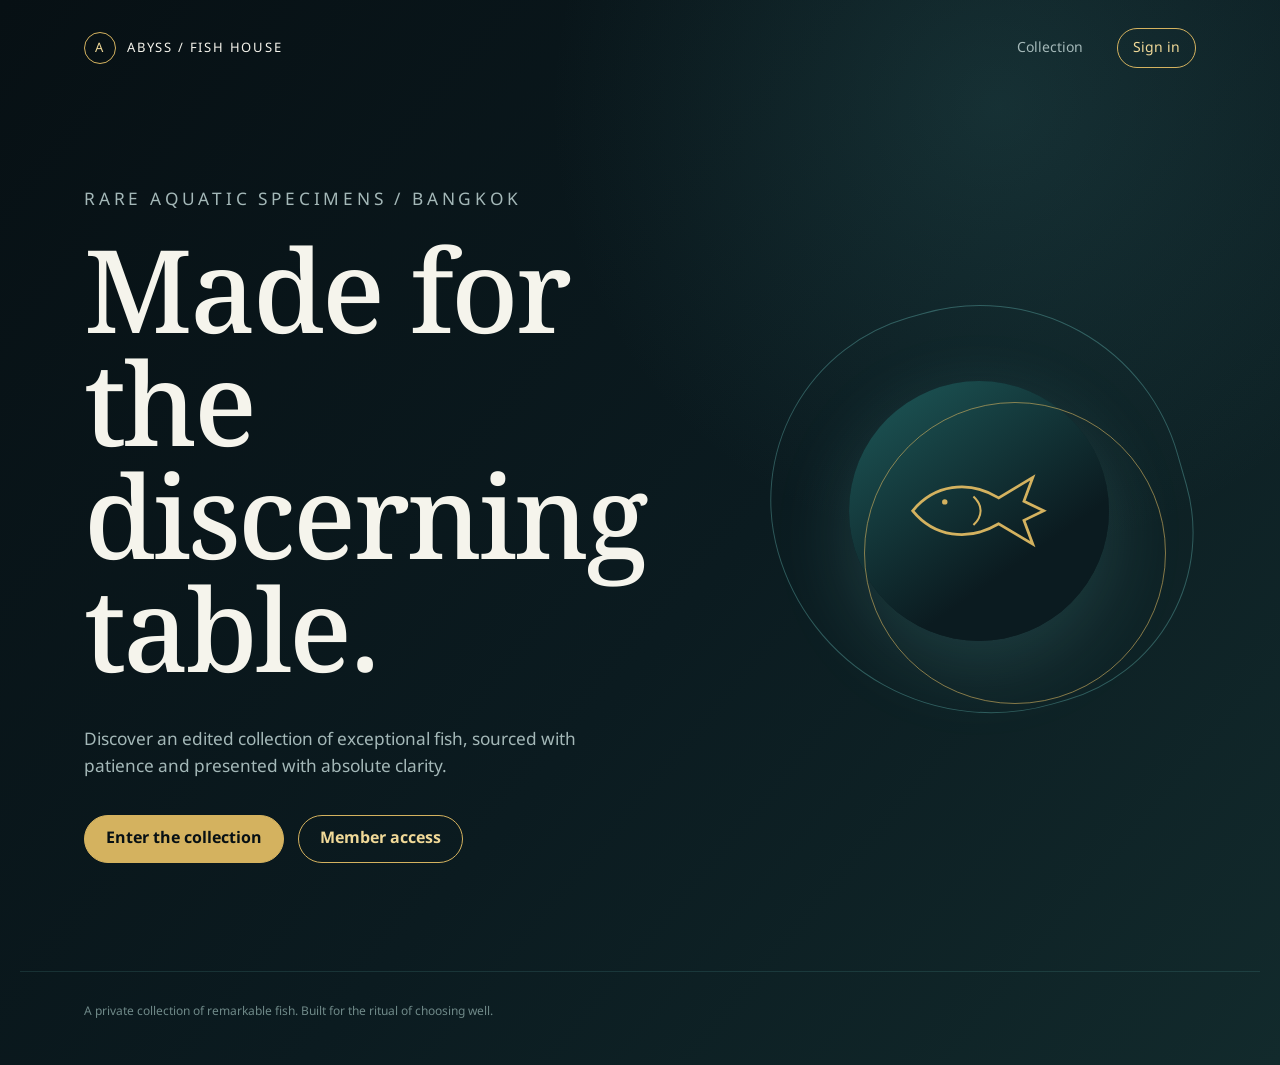
<file: Fish_store/frontend/index.html>
<!doctype html>
<html lang="en">
<head><meta charset="UTF-8"><meta name="viewport" content="width=device-width, initial-scale=1.0"><title>ABYSS — Rare fish, considered</title><link rel="preconnect" href="https://fonts.googleapis.com"><link href="https://fonts.googleapis.com/css2?family=Cormorant+Garamond:wght@500;600&family=DM+Sans:wght@400;500;700&display=swap" rel="stylesheet"><link rel="stylesheet" href="styles.css"></head>
<body class="site-shell"><header class="site-header"><a class="brand" href="index.html"><span class="brand-mark">A</span> ABYSS / FISH HOUSE</a><nav class="nav"><a href="products.html">Collection</a><a href="login.html" class="nav-cta">Sign in</a></nav></header><main class="container"><section class="hero"><div class="hero-copy"><p class="kicker">Rare aquatic specimens / Bangkok</p><h1>Made for the discerning table.</h1><p>Discover an edited collection of exceptional fish, sourced with patience and presented with absolute clarity.</p><div class="actions"><a class="button" href="products.html">Enter the collection</a><a class="button secondary" href="login.html">Member access</a></div></div><div class="hero-art" aria-hidden="true"><div class="fish-seal"><svg viewBox="0 0 240 140" fill="none"><path d="M23 70c31-38 81-46 126-19l50-30-13 35 29 14-29 14 13 35-50-30C104 116 54 108 23 70Z" stroke="currentColor" stroke-width="4"/><circle cx="70" cy="57" r="4" fill="currentColor"/><path d="M112 49c14 13 14 29 0 42" stroke="currentColor" stroke-width="3"/></svg></div></div></section></main><footer class="site-footer">A private collection of remarkable fish. Built for the ritual of choosing well.</footer><script src="app.js"></script></body></html>
</file>
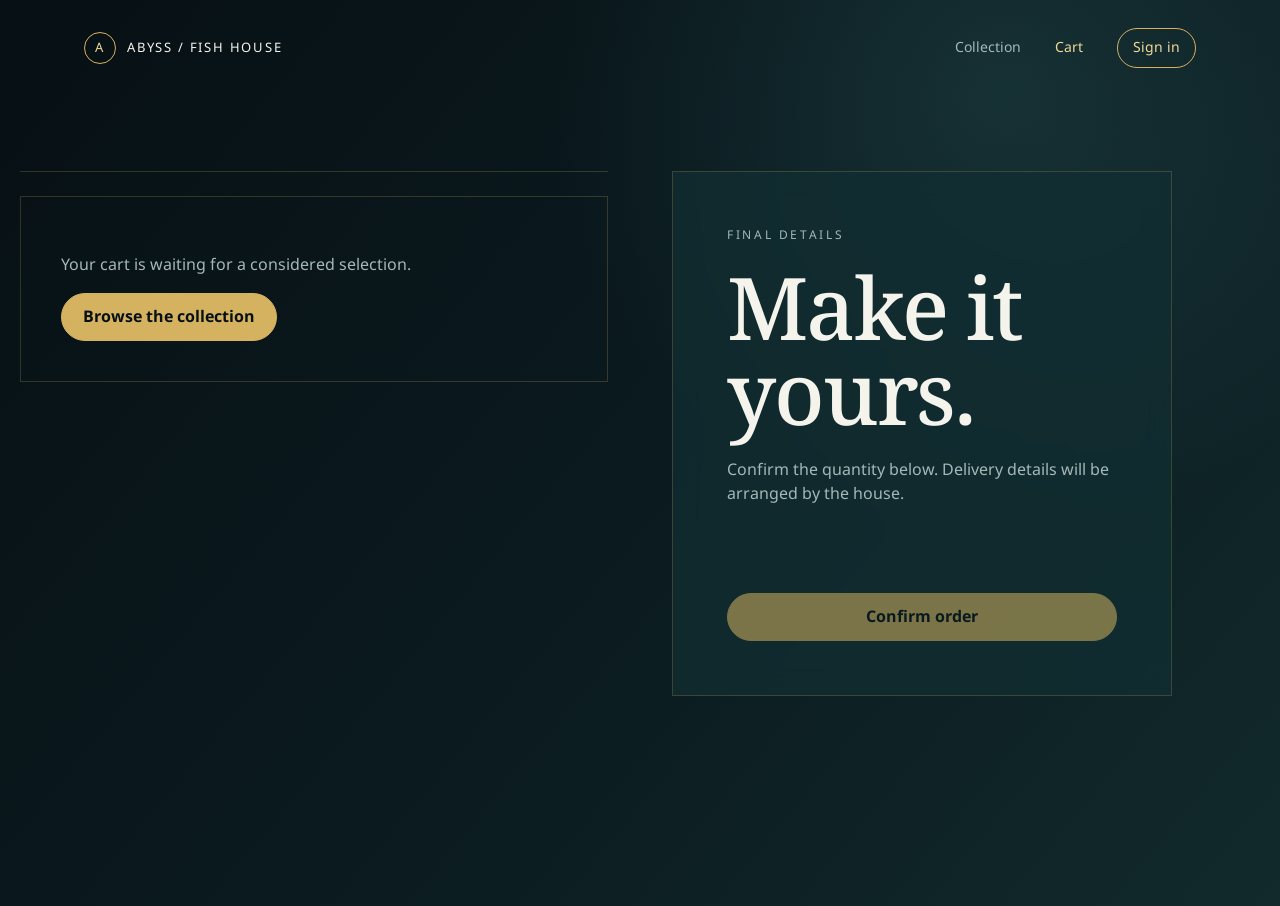
<file: Fish_store/frontend/checkout.html>
<!doctype html>
<html lang="en">
<head><meta charset="UTF-8"><meta name="viewport" content="width=device-width, initial-scale=1.0"><title>ABYSS — Checkout</title><link rel="preconnect" href="https://fonts.googleapis.com"><link href="https://fonts.googleapis.com/css2?family=Cormorant+Garamond:wght@500;600&family=DM+Sans:wght@400;500;700" rel="stylesheet"><link rel="stylesheet" href="styles.css"></head>
<body class="site-shell"><header class="site-header"><a class="brand" href="index.html"><span class="brand-mark">A</span> ABYSS / FISH HOUSE</a><nav class="nav"><a href="products.html">Collection</a><a class="cart-link" aria-current="page" href="checkout.html">Cart <span class="cart-count" data-cart-count hidden>0</span></a><a class="nav-cta" href="login.html">Sign in</a></nav></header><main class="container checkout-layout"><section class="order-summary" data-order-summary><div class="loading">Loading your selection...</div></section><form class="checkout-card" data-checkout-form><p class="kicker">Final details</p><h1>Make it yours.</h1><p>Confirm the quantity below. Delivery details will be arranged by the house.</p><p class="form-message" data-form-message role="alert"></p><button class="button full" type="submit">Confirm order</button></form></main><script src="cart.js"></script><script src="app.js"></script></body></html>
</file>
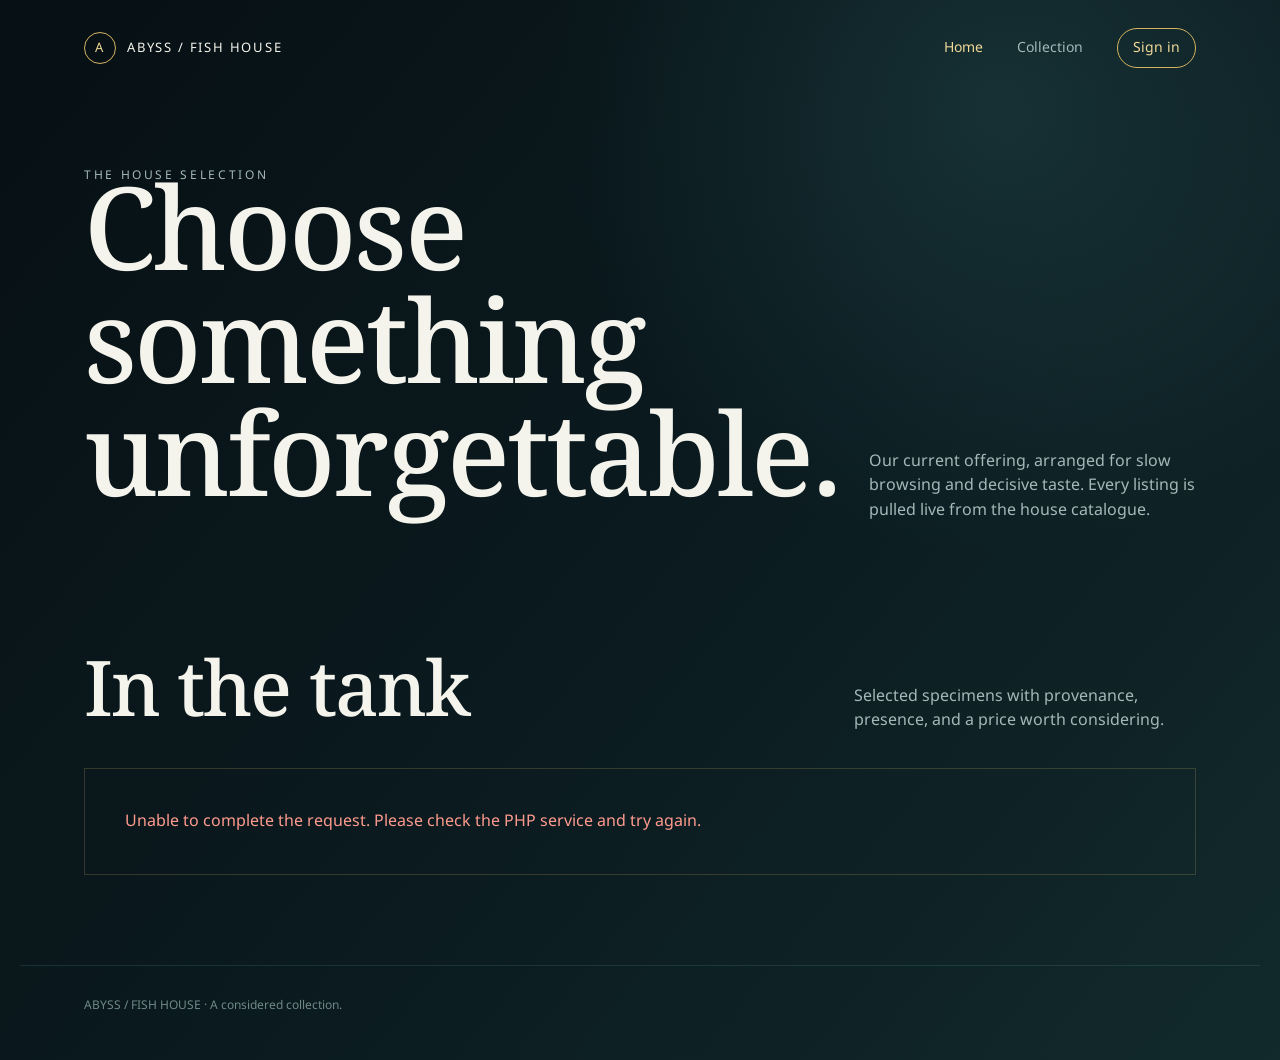
<file: Fish_store/frontend/home.html>
<!doctype html>
<html lang="en">
<head><meta charset="UTF-8"><meta name="viewport" content="width=device-width, initial-scale=1.0"><title>ABYSS — Home</title><link rel="preconnect" href="https://fonts.googleapis.com"><link href="https://fonts.googleapis.com/css2?family=Cormorant+Garamond:wght@500;600&family=DM+Sans:wght@400;500;700&display=swap" rel="stylesheet"><link rel="stylesheet" href="styles.css"></head>
<body class="site-shell"><header class="site-header"><a class="brand" href="index.html"><span class="brand-mark">A</span> ABYSS / FISH HOUSE</a><nav class="nav"><a aria-current="page" href="home.html">Home</a><a href="products.html">Collection</a><a class="nav-cta" href="login.html">Sign in</a></nav></header><main class="container"><section class="page-intro"><div><p class="kicker">The house selection</p><h1>Choose something<br>unforgettable.</h1></div><p>Our current offering, arranged for slow browsing and decisive taste. Every listing is pulled live from the house catalogue.</p></section><section class="section"><div class="section-head"><h2>In the tank</h2><p>Selected specimens with provenance, presence, and a price worth considering.</p></div><div class="product-grid" data-products><div class="loading">Opening the collection...</div></div></section></main><footer class="site-footer">ABYSS / FISH HOUSE · A considered collection.</footer><script src="app.js"></script></body></html>
</file>
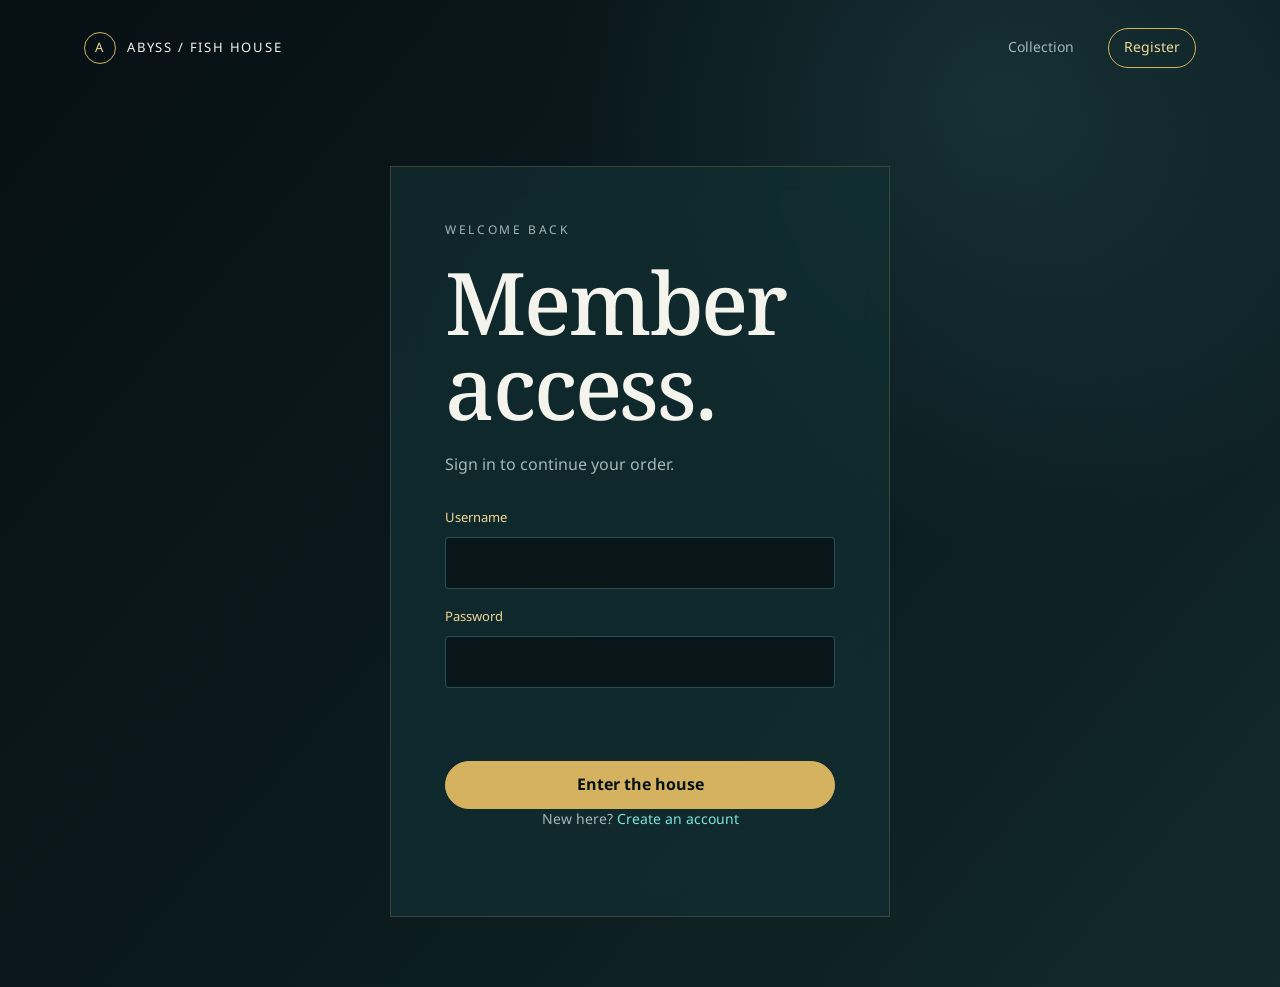
<file: Fish_store/frontend/login.html>
<!doctype html>
<html lang="en">
<head><meta charset="UTF-8"><meta name="viewport" content="width=device-width, initial-scale=1.0"><title>ABYSS — Sign in</title><link rel="preconnect" href="https://fonts.googleapis.com"><link href="https://fonts.googleapis.com/css2?family=Cormorant+Garamond:wght@500;600&family=DM+Sans:wght@400;500;700&display=swap" rel="stylesheet"><link rel="stylesheet" href="styles.css"></head>
<body class="site-shell"><header class="site-header"><a class="brand" href="index.html"><span class="brand-mark">A</span> ABYSS / FISH HOUSE</a><nav class="nav"><a href="products.html">Collection</a><a class="nav-cta" href="register.html">Register</a></nav></header><main class="container auth-wrap"><form class="auth-card" data-login-form><p class="kicker">Welcome back</p><h1>Member access.</h1><p>Sign in to continue your order.</p><div class="form-field"><label for="username">Username</label><input id="username" name="username" required autocomplete="username"></div><div class="form-field"><label for="password">Password</label><input id="password" name="password" type="password" required autocomplete="current-password"></div><p class="form-message" data-form-message role="alert"></p><button class="button full" type="submit">Enter the house</button><p class="form-foot">New here? <a href="register.html">Create an account</a></p></form></main><script src="app.js"></script></body></html>
</file>
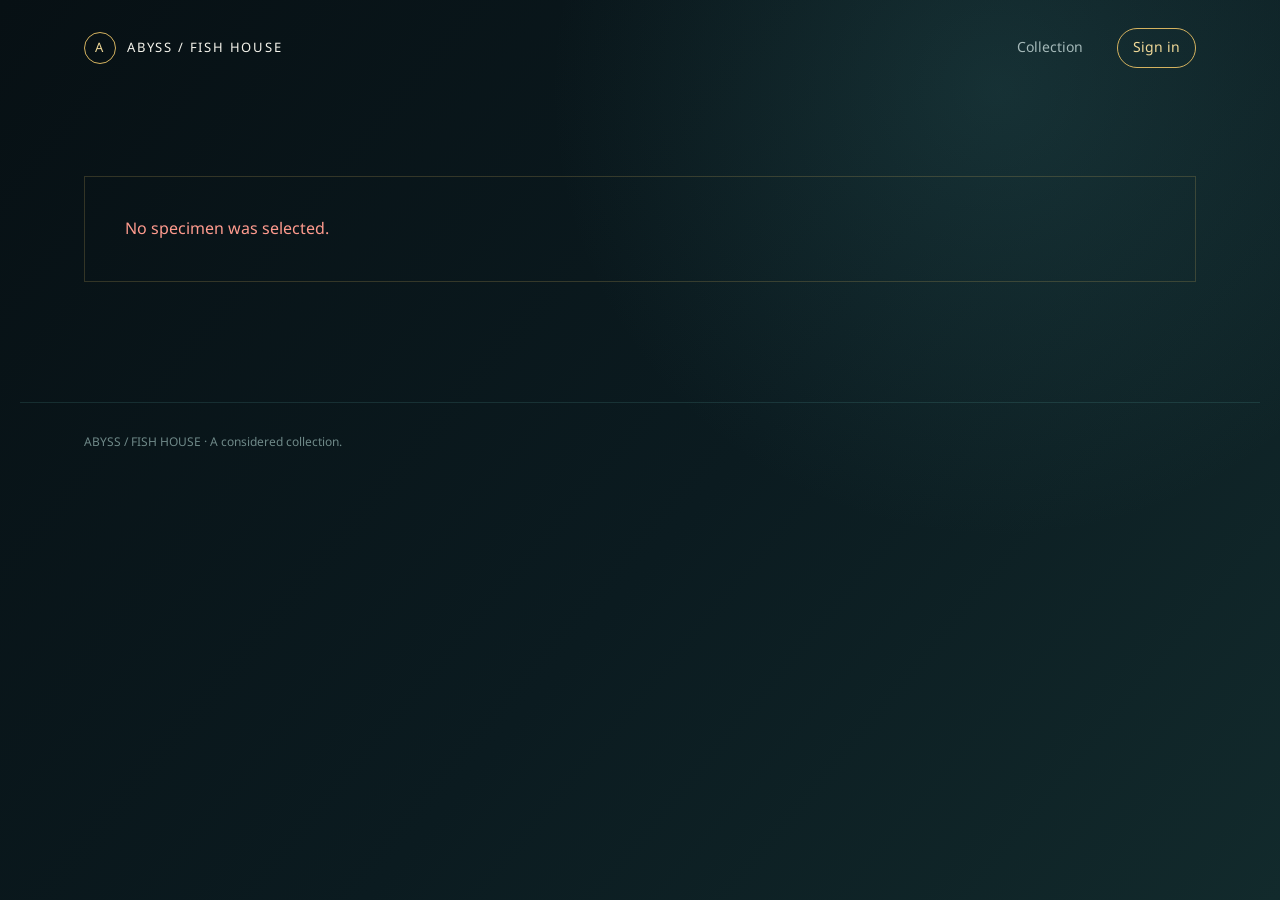
<file: Fish_store/frontend/product.html>
<!doctype html>
<html lang="en">
<head><meta charset="UTF-8"><meta name="viewport" content="width=device-width, initial-scale=1.0"><title>ABYSS — Specimen</title><link rel="preconnect" href="https://fonts.googleapis.com"><link href="https://fonts.googleapis.com/css2?family=Cormorant+Garamond:wght@500;600&family=DM+Sans:wght@400;500;700&display=swap" rel="stylesheet"><link rel="stylesheet" href="styles.css"></head>
<body class="site-shell"><header class="site-header"><a class="brand" href="index.html"><span class="brand-mark">A</span> ABYSS / FISH HOUSE</a><nav class="nav"><a href="products.html">Collection</a><a class="nav-cta" href="login.html">Sign in</a></nav></header><main class="container"><section class="detail-layout" data-product-detail><div class="loading">Preparing specimen...</div></section></main><footer class="site-footer">ABYSS / FISH HOUSE · A considered collection.</footer><script src="app.js"></script></body></html>
</file>
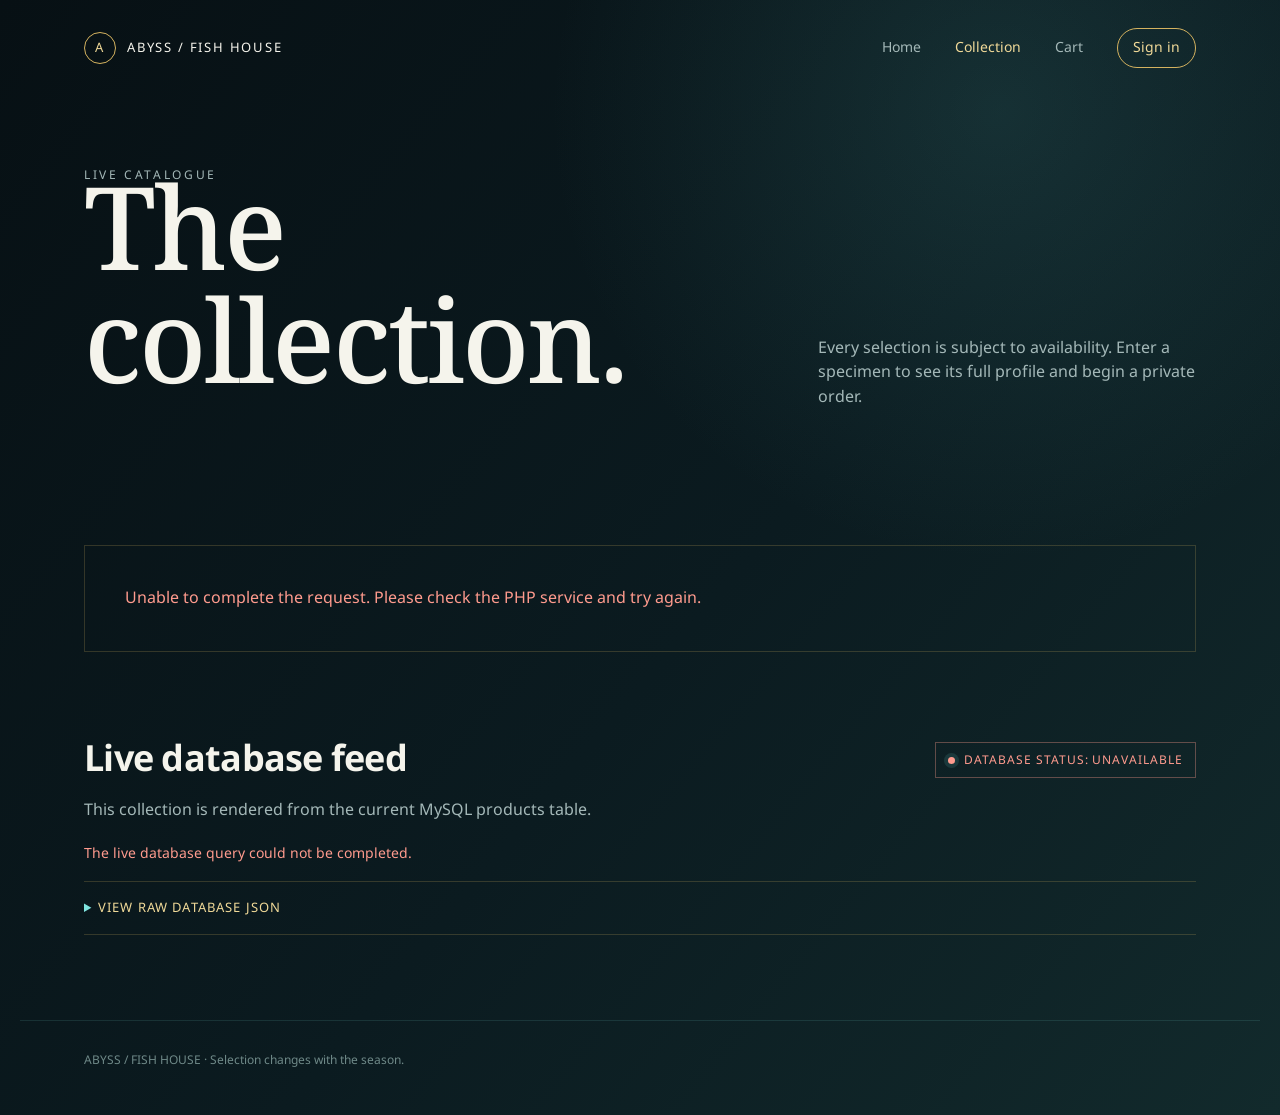
<file: Fish_store/frontend/products.html>
<!doctype html>
<html lang="en">
<head><meta charset="UTF-8"><meta name="viewport" content="width=device-width, initial-scale=1.0"><title>ABYSS — Collection</title><link rel="preconnect" href="https://fonts.googleapis.com"><link href="https://fonts.googleapis.com/css2?family=Cormorant+Garamond:wght@500;600&family=DM+Sans:wght@400;500;700&display=swap" rel="stylesheet"><link rel="stylesheet" href="styles.css"></head>
<body class="site-shell"><header class="site-header"><a class="brand" href="index.html"><span class="brand-mark">A</span> ABYSS / FISH HOUSE</a><nav class="nav"><a href="home.html">Home</a><a aria-current="page" href="products.html">Collection</a><a class="cart-link" href="checkout.html">Cart <span class="cart-count" data-cart-count hidden>0</span></a><a class="nav-cta" href="login.html">Sign in</a></nav></header><main class="container"><section class="page-intro"><div><p class="kicker">Live catalogue</p><h1>The collection.</h1></div><p>Every selection is subject to availability. Enter a specimen to see its full profile and begin a private order.</p></section><section class="section"><div class="product-grid" data-products><div class="loading">Opening the collection...</div></div></section><section class="data-monitor" aria-labelledby="monitor-title"><div class="monitor-head"><h2 id="monitor-title">Live database feed</h2><span class="status-badge" data-db-status data-state="loading" aria-live="polite">Database Status: Checking...</span></div><p class="monitor-copy">This collection is rendered from the current MySQL products table.</p><p data-monitor-message role="status"></p><details class="raw-data"><summary>View Raw Database JSON</summary><pre data-raw-json>{"status":"loading","message":"Waiting for the database response..."}</pre></details></section></main><footer class="site-footer">ABYSS / FISH HOUSE · Selection changes with the season.</footer><script src="cart.js"></script><script src="app.js"></script></body></html>
</file>
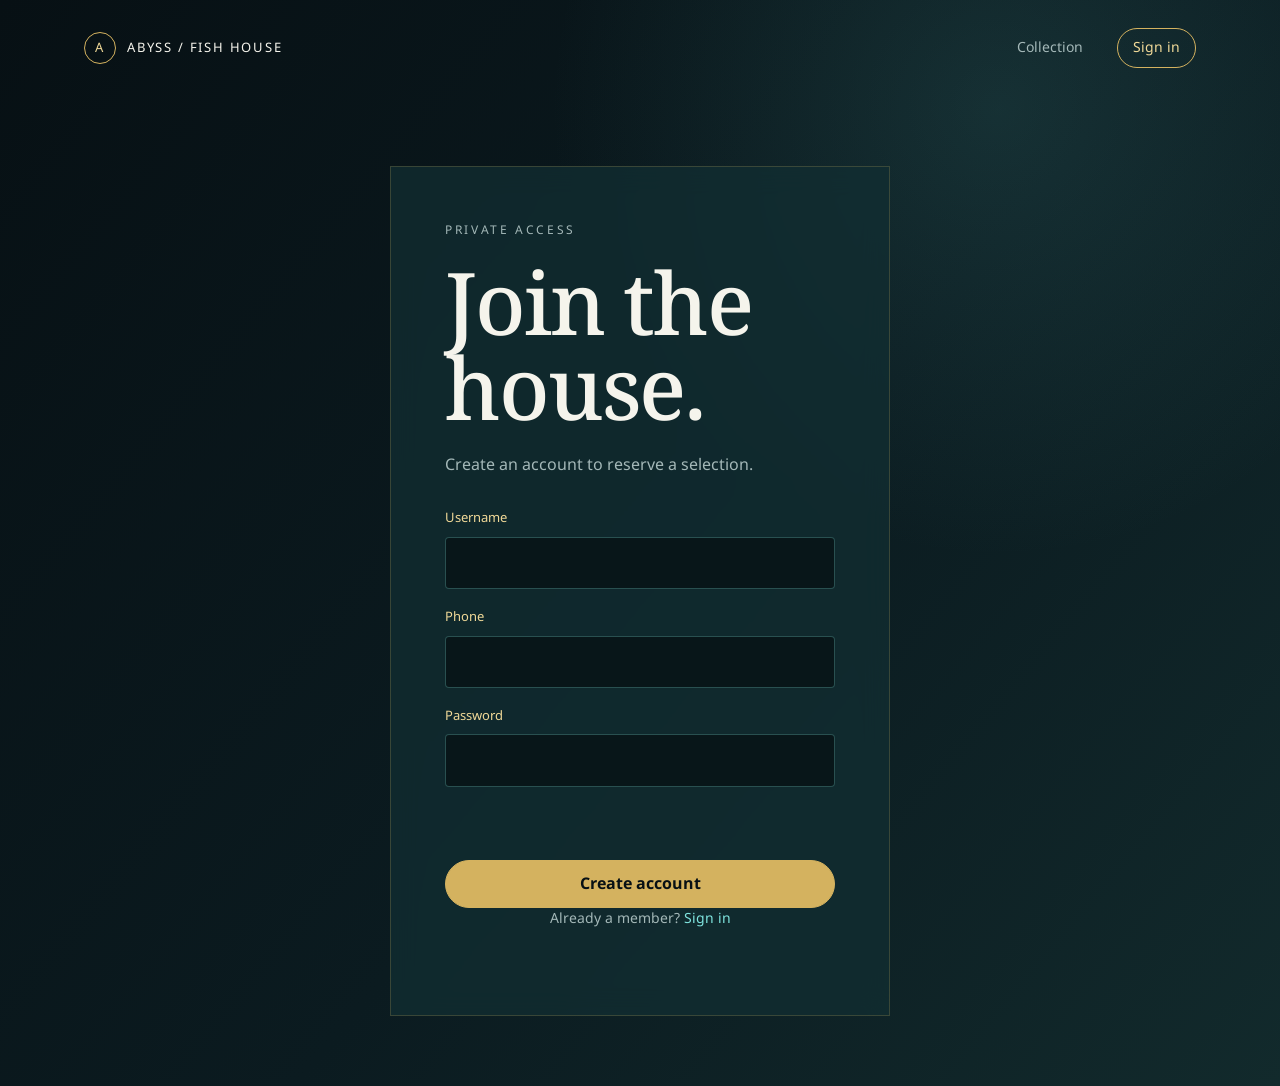
<file: Fish_store/frontend/register.html>
<!doctype html>
<html lang="en">
<head><meta charset="UTF-8"><meta name="viewport" content="width=device-width, initial-scale=1.0"><title>ABYSS — Register</title><link rel="preconnect" href="https://fonts.googleapis.com"><link href="https://fonts.googleapis.com/css2?family=Cormorant+Garamond:wght@500;600&family=DM+Sans:wght@400;500;700&display=swap" rel="stylesheet"><link rel="stylesheet" href="styles.css"></head>
<body class="site-shell"><header class="site-header"><a class="brand" href="index.html"><span class="brand-mark">A</span> ABYSS / FISH HOUSE</a><nav class="nav"><a href="products.html">Collection</a><a class="nav-cta" href="login.html">Sign in</a></nav></header><main class="container auth-wrap"><form class="auth-card" data-register-form><p class="kicker">Private access</p><h1>Join the house.</h1><p>Create an account to reserve a selection.</p><div class="form-field"><label for="username">Username</label><input id="username" name="username" required autocomplete="username"></div><div class="form-field"><label for="phone">Phone</label><input id="phone" name="phone" type="tel" required autocomplete="tel"></div><div class="form-field"><label for="password">Password</label><input id="password" name="password" type="password" required minlength="6" autocomplete="new-password"></div><p class="form-message" data-form-message role="alert"></p><button class="button full" type="submit">Create account</button><p class="form-foot">Already a member? <a href="login.html">Sign in</a></p></form></main><script src="app.js"></script></body></html>
</file>
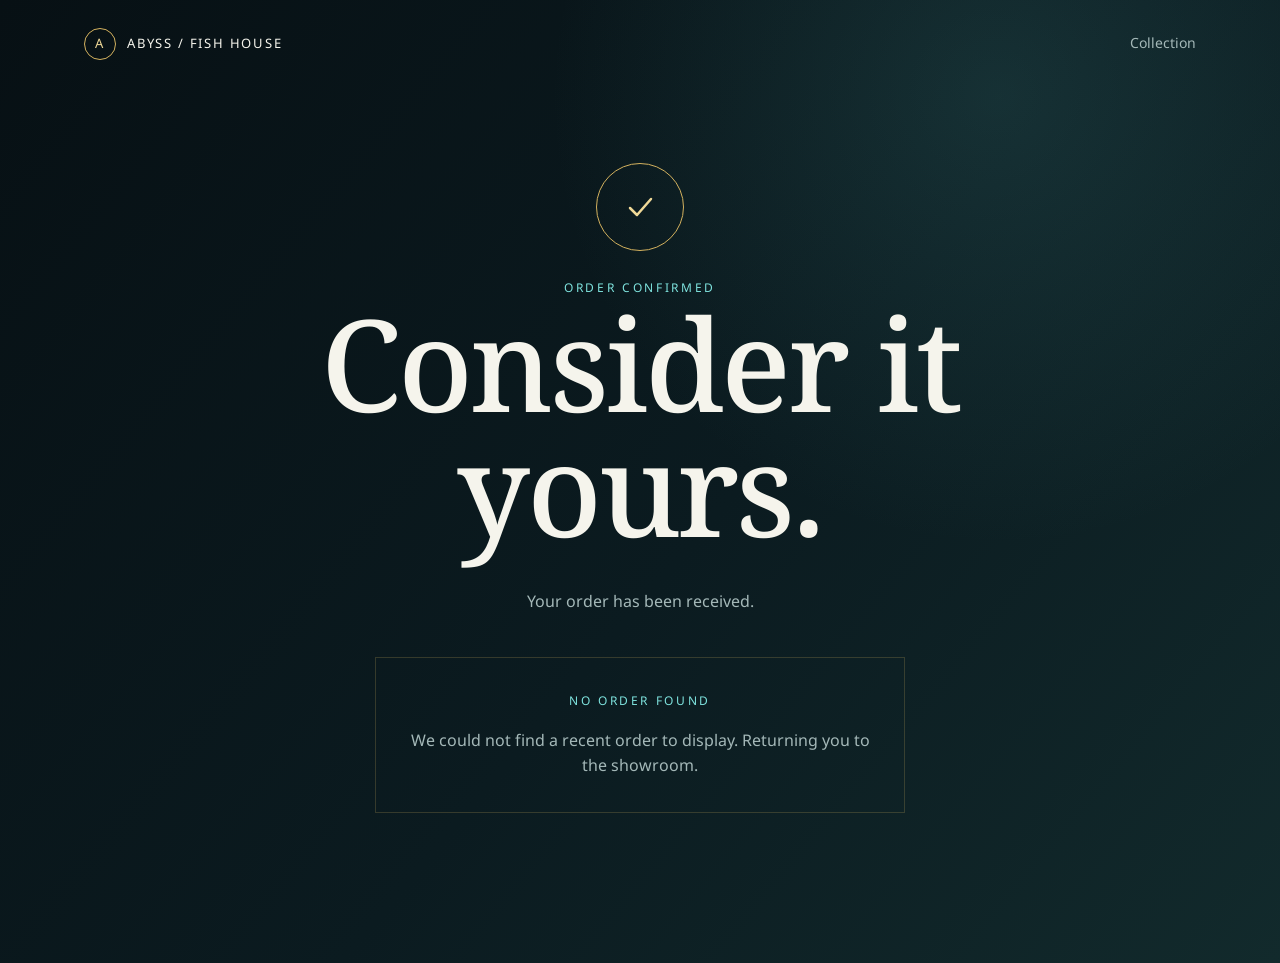
<file: Fish_store/frontend/success.html>
<!doctype html>
<html lang="en">
<head><meta charset="UTF-8"><meta name="viewport" content="width=device-width, initial-scale=1.0"><title>ABYSS — Order confirmed</title><link rel="preconnect" href="https://fonts.googleapis.com"><link href="https://fonts.googleapis.com/css2?family=Cormorant+Garamond:wght@500;600&family=DM+Sans:wght@400;500;700&display=swap" rel="stylesheet"><link rel="stylesheet" href="styles.css"></head>
<body class="site-shell">
<header class="site-header"><a class="brand" href="index.html"><span class="brand-mark">A</span> ABYSS / FISH HOUSE</a><nav class="nav"><a href="products.html">Collection</a></nav></header>
<main class="container success"><section class="confirmation" aria-labelledby="confirmation-title">
<div class="confirmation-intro"><div class="success-mark" aria-hidden="true"><svg viewBox="0 0 40 40" fill="none"><path d="m10 21 7 7 14-16" stroke="currentColor" stroke-width="2.5" stroke-linecap="round" stroke-linejoin="round"/></svg></div><p class="kicker">Order confirmed</p><h1 id="confirmation-title">Consider it yours.</h1><p class="confirmation-lede" data-success-summary>Your order has been received.</p></div>
<article class="confirmation-card" data-confirmation-card><div class="confirmation-card-head"><div><p class="card-eyebrow">ABYSS / Private order</p><h2>Your receipt</h2></div><span class="status-badge status-badge-confirmed">Confirmed / Paid</span></div><div class="confirmation-details"><div class="confirmation-detail"><span>Order reference</span><strong data-order-reference>#ORD-0000</strong></div><div class="confirmation-detail"><span>Purchased item</span><strong data-order-item>Awaiting details</strong></div><div class="confirmation-detail"><span>Quantity</span><strong data-order-quantity>1</strong></div><div class="confirmation-detail"><span>Item price</span><strong data-order-price>$0</strong></div><div class="confirmation-detail"><span>Purchase timestamp</span><strong data-order-timestamp>Awaiting details</strong></div></div><div class="confirmation-total"><span>Total amount</span><strong data-order-total>$0</strong></div><div class="confirmation-actions"><button class="button secondary" type="button" data-print-receipt><svg viewBox="0 0 24 24" aria-hidden="true"><path d="M6 9V3h12v6M6 18H4a2 2 0 0 1-2-2v-5a2 2 0 0 1 2-2h16a2 2 0 0 1 2 2v5a2 2 0 0 1-2 2h-2M6 14h12v7H6z" fill="none" stroke="currentColor" stroke-width="1.6" stroke-linejoin="round"/></svg>Download invoice / Print receipt</button><a class="button" href="products.html">Back to showroom</a></div></article>
<div class="confirmation-empty" data-confirmation-empty hidden><p class="kicker">No order found</p><p>We could not find a recent order to display. Returning you to the showroom.</p></div></section></main><script src="app.js"></script></body></html>
</file>
<file: Fish_store/frontend/styles.css>
@import url('https://fonts.googleapis.com/css2?family=Cormorant+Garamond:wght@500;600&family=DM+Sans:wght@400;500;700&family=Noto+Sans+Thai:wght@400;500;600;700&family=Noto+Serif+Thai:wght@500;600&display=swap');

:root {
  --ink: #071014;
  --deep: #0b1b20;
  --panel: #102a2e;
  --panel-soft: rgba(18, 47, 51, .74);
  --line: rgba(204, 173, 91, .22);
  --gold: #d4b25f;
  --gold-soft: #f0d998;
  --cyan: #7fe4df;
  --muted: #a4b8b8;
  --white: #f5f4ec;
  --danger: #ff9b8e;
  --serif: "Noto Serif Thai", "Cormorant Garamond", Georgia, serif;
  --sans: "Noto Sans Thai", "DM Sans", sans-serif;
}

* { box-sizing: border-box; }
html { scroll-behavior: smooth; }
body { margin: 0; color: var(--white); background: var(--ink); font-family: var(--sans); font-size: 16px; line-height: 1.55; }
a { color: inherit; text-decoration: none; }
button, input { font: inherit; }
button { cursor: pointer; }
button:focus-visible, a:focus-visible, input:focus-visible { outline: 2px solid var(--cyan); outline-offset: 4px; }

.site-shell { min-height: 100vh; background: radial-gradient(circle at 78% 10%, rgba(68, 139, 138, .2), transparent 28rem), linear-gradient(130deg, #071014 0%, #0b1b20 55%, #122a2c 100%); }
.site-header { max-width: 1240px; margin: 0 auto; padding: 28px 5vw; display: flex; align-items: center; justify-content: space-between; gap: 24px; }
.brand { display: flex; align-items: center; gap: 11px; font-size: 13px; letter-spacing: .14em; text-transform: uppercase; }
.brand-mark { width: 32px; height: 32px; border: 1px solid var(--gold); border-radius: 50%; display: grid; place-items: center; color: var(--gold-soft); }
.brand-mark svg { width: 18px; }
.nav { display: flex; align-items: center; gap: clamp(14px, 3vw, 34px); color: var(--muted); font-size: 14px; }
.nav a:hover, .nav a[aria-current="page"] { color: var(--gold-soft); }
.nav-cta { border: 1px solid var(--gold); color: var(--gold-soft) !important; padding: 8px 15px; border-radius: 999px; }
.cart-link { display: inline-flex; align-items: center; gap: 8px; }
.cart-count { min-width: 20px; height: 20px; padding: 0 6px; border: 1px solid var(--cyan); border-radius: 999px; color: var(--cyan); font-size: 11px; line-height: 18px; text-align: center; }

.container { max-width: 1240px; margin: 0 auto; padding: 0 5vw; }
.hero { min-height: calc(100vh - 90px); display: grid; align-items: center; grid-template-columns: minmax(0, 1fr) minmax(300px, .72fr); gap: 6vw; padding: 7vh 0 12vh; }
.hero-copy { max-width: 720px; animation: rise .9s cubic-bezier(.2,.8,.2,1) both; }
.kicker { color: var(--cyan); font-size: 12px; letter-spacing: .22em; text-transform: uppercase; margin: 0 0 18px; }
h1, h2, h3 { font-family: var(--serif); font-weight: 500; letter-spacing: -.025em; line-height: .98; margin: 0; }
h1 { font-size: clamp(4rem, 9vw, 8.5rem); max-width: 850px; }
h2 { font-size: clamp(2.8rem, 6vw, 5.5rem); }
h3 { font-size: 2rem; }
.hero p { max-width: 54ch; color: var(--muted); font-size: 1.08rem; margin: 28px 0 34px; }
.actions { display: flex; align-items: center; flex-wrap: wrap; gap: 14px; }
.button { display: inline-flex; align-items: center; justify-content: center; min-height: 48px; padding: 0 21px; border-radius: 999px; border: 1px solid var(--gold); color: var(--ink); background: var(--gold); font-weight: 700; transition: transform .2s ease, background .2s ease, color .2s ease; }
.button:hover { transform: translateY(-2px); background: var(--gold-soft); }
.button.secondary { color: var(--gold-soft); background: transparent; }
.button.secondary:hover { background: rgba(212,178,95,.1); }
.button.full { width: 100%; }
.button:disabled { opacity: .55; cursor: wait; transform: none; }

.hero-art { min-height: 470px; position: relative; display: grid; place-items: center; animation: rise 1.1s .12s cubic-bezier(.2,.8,.2,1) both; }
.hero-art::before { content: ""; position: absolute; width: min(32vw, 410px); aspect-ratio: 1; border: 1px solid rgba(127,228,223,.3); border-radius: 48% 52% 44% 56%; transform: rotate(-16deg); }
.hero-art::after { content: ""; position: absolute; width: min(24vw, 300px); aspect-ratio: 1; border: 1px solid rgba(212,178,95,.6); border-radius: 50%; transform: translate(36px, 42px); }
.fish-seal { width: min(60%, 270px); aspect-ratio: 1; border-radius: 50%; background: linear-gradient(145deg, #1e5a5a, #0b1b20 68%); display: grid; place-items: center; position: relative; box-shadow: 0 24px 80px rgba(127,228,223,.16); }
.fish-seal svg { width: 63%; color: var(--gold); }

.section { padding: 90px 0; }
.section-head { display: flex; align-items: end; justify-content: space-between; gap: 24px; margin-bottom: 35px; }
.section-head p { max-width: 38ch; color: var(--muted); margin: 0; }
.product-grid { display: grid; grid-template-columns: repeat(12, 1fr); gap: 14px; }
.product-card { grid-column: span 4; min-height: 410px; padding: 25px; border: 1px solid var(--line); background: linear-gradient(145deg, rgba(25, 67, 68, .7), rgba(8, 25, 29, .86)); display: flex; flex-direction: column; justify-content: space-between; transition: transform .25s ease, border-color .25s ease; }
.product-card:nth-child(3n + 1) { grid-column: span 4; }
.product-card:hover { transform: translateY(-5px); border-color: rgba(212,178,95,.7); }
.product-visual { height: 160px; display: flex; align-items: center; justify-content: center; color: var(--cyan); overflow: hidden; background: rgba(3, 13, 16, .32); }
.product-visual img { width: 100%; height: 100%; object-fit: cover; opacity: .92; filter: saturate(.9) contrast(1.04); transition: transform .35s ease, opacity .35s ease; }
.product-card:hover .product-visual img { transform: scale(1.04); opacity: 1; }
.product-visual svg { width: 150px; height: 90px; opacity: .85; }
.product-meta { display: flex; align-items: start; justify-content: space-between; gap: 14px; }
.product-card h3 { font-family: var(--sans); font-size: 1.35rem; font-weight: 700; line-height: 1.3; min-height: 3.5em; max-width: 13ch; overflow: hidden; display: -webkit-box; -webkit-line-clamp: 3; -webkit-box-orient: vertical; }
.price { color: var(--gold-soft); white-space: nowrap; font-weight: 700; }
.description { color: var(--muted); font-size: 14px; line-height: 1.65; min-height: 4.95em; margin: 10px 0 22px; overflow: hidden; display: -webkit-box; -webkit-line-clamp: 3; -webkit-box-orient: vertical; }
.product-card .actions { gap: 9px; }
.product-card .button { min-height: 42px; padding: 0 14px; font-size: 13px; }
.card-link { color: var(--cyan); font-size: 13px; letter-spacing: .09em; text-transform: uppercase; }
.empty-state, .error-state { border: 1px solid var(--line); padding: 40px; color: var(--muted); grid-column: 1 / -1; }
.error-state { color: var(--danger); }

.auth-wrap { min-height: calc(100vh - 90px); display: grid; place-items: center; padding: 70px 0; }
.auth-card, .checkout-card { width: min(100%, 500px); border: 1px solid var(--line); background: var(--panel-soft); padding: clamp(28px, 6vw, 54px); backdrop-filter: blur(14px); }
.auth-card h1, .checkout-card h1 { font-size: clamp(3rem, 8vw, 5.4rem); margin-bottom: 13px; }
.auth-card > p, .checkout-card > p { color: var(--muted); margin: 0 0 31px; }
.form-field { display: grid; gap: 8px; margin-bottom: 18px; }
.form-field label { color: var(--gold-soft); font-size: 13px; }
.form-field input { width: 100%; background: #081619; color: var(--white); border: 1px solid rgba(127,228,223,.28); padding: 13px 14px; border-radius: 4px; }
.form-field input:focus { border-color: var(--cyan); }
.form-message { min-height: 24px; color: var(--danger); font-size: 14px; margin: 6px 0 16px; }
.form-foot { margin-top: 22px; color: var(--muted); font-size: 14px; text-align: center; }
.form-foot a { color: var(--cyan); }

.page-intro { padding: 70px 0 45px; display: flex; align-items: end; justify-content: space-between; gap: 30px; }
.page-intro p { max-width: 42ch; color: var(--muted); margin: 0; }
.detail-layout { padding: 80px 0 120px; display: grid; grid-template-columns: .9fr 1.1fr; gap: 7vw; align-items: center; }
.detail-visual { min-height: 470px; display: grid; place-items: center; border: 1px solid var(--line); background: radial-gradient(circle, rgba(69,142,140,.28), transparent 63%); }
.detail-visual svg { width: min(76%, 460px); color: var(--cyan); }
.detail-copy .price { display: block; font-size: 1.5rem; margin: 25px 0; }
.detail-copy .description { font-size: 1.05rem; line-height: 1.8; max-width: 55ch; }

.checkout-layout { min-height: calc(100vh - 90px); padding: 75px 0 110px; display: grid; grid-template-columns: 1fr 1fr; gap: 5vw; align-items: start; }
.order-summary { border-top: 1px solid var(--line); padding-top: 24px; }
.checkout-product-visual { height: 330px; margin-bottom: 40px; overflow: hidden; border: 1px solid var(--line); background: rgba(3, 13, 16, .32); display: grid; place-items: center; color: var(--cyan); }
.checkout-product-image { width: 100%; height: 100%; object-fit: cover; opacity: .92; }
.checkout-product-visual svg { width: min(70%, 300px); height: auto; }
.summary-row { display: flex; justify-content: space-between; gap: 20px; border-bottom: 1px solid rgba(127,228,223,.12); padding: 14px 0; color: var(--muted); }
.summary-row.total { color: var(--white); font-size: 1.25rem; border-bottom: 0; }
.cart-list { border-top: 1px solid var(--line); margin-top: 28px; }
.cart-item { display: flex; justify-content: space-between; gap: 24px; padding: 22px 0; border-bottom: 1px solid rgba(127,228,223,.12); }
.cart-item-visual { width: 88px; height: 72px; flex: 0 0 88px; overflow: hidden; border: 1px solid var(--line); background: rgba(3, 13, 16, .32); color: var(--cyan); }
.cart-item-image { width: 100%; height: 100%; object-fit: cover; }
.cart-item-visual svg { width: 100%; height: 100%; padding: 10px; }
.cart-item-details { flex: 1; min-width: 0; }
.cart-item h2 { font-family: var(--sans); font-size: 1.2rem; font-weight: 700; letter-spacing: 0; }
.cart-item p, .cart-item-controls label { color: var(--muted); font-size: 13px; margin: 8px 0 0; }
.cart-item-controls { display: flex; align-items: center; gap: 16px; flex-wrap: wrap; justify-content: end; }
.cart-item-controls input { width: 64px; margin-left: 6px; padding: 7px; background: #081619; color: var(--white); border: 1px solid rgba(127,228,223,.28); }
.text-button { border: 0; padding: 0; color: var(--danger); background: none; font-size: 12px; }
.cart-clear { margin-top: 18px; min-height: 38px; font-size: 12px; }
.cart-notice { position: fixed; right: 24px; bottom: 24px; z-index: 10; max-width: min(360px, calc(100vw - 48px)); padding: 14px 18px; border: 1px solid var(--cyan); color: var(--white); background: var(--panel); box-shadow: 0 15px 35px rgba(0,0,0,.3); opacity: 0; transform: translateY(12px); pointer-events: none; transition: opacity .2s ease, transform .2s ease; }
.cart-notice.is-visible { opacity: 1; transform: translateY(0); }
.success { min-height: calc(100vh - 90px); padding: 75px 0 110px; }
.confirmation { max-width: 840px; margin: 0 auto; }
.confirmation-intro { text-align: center; animation: rise .8s cubic-bezier(.2,.8,.2,1) both; }
.success-mark { width: 88px; height: 88px; border: 1px solid var(--gold); border-radius: 50%; color: var(--gold-soft); display: grid; place-items: center; margin: 0 auto 28px; }
.success-mark svg { width: 40px; }
.success h1 { font-size: clamp(4rem, 10vw, 8rem); }
.confirmation-lede { max-width: 45ch; margin: 24px auto 42px; color: var(--muted); }
.confirmation-card { position: relative; overflow: hidden; padding: clamp(26px, 5vw, 54px); border: 1px solid rgba(212,178,95,.42); background: linear-gradient(145deg, rgba(20,57,59,.92), rgba(7,20,24,.97) 72%); box-shadow: 0 30px 90px rgba(0,0,0,.28); text-align: left; animation: card-rise .9s .12s cubic-bezier(.2,.8,.2,1) both; }
.confirmation-card::before { content: ""; position: absolute; width: 360px; aspect-ratio: 1; top: -230px; right: -120px; border: 1px solid rgba(127,228,223,.22); border-radius: 50%; pointer-events: none; }
.confirmation-card-head { position: relative; display: flex; justify-content: space-between; align-items: start; gap: 20px; padding-bottom: 28px; border-bottom: 1px solid var(--line); }
.card-eyebrow { margin: 0 0 9px; color: var(--cyan); font-size: 11px; letter-spacing: .18em; text-transform: uppercase; }
.confirmation-card h2 { font-size: clamp(2.4rem, 5vw, 4rem); }
.status-badge-confirmed { color: var(--cyan); border-color: rgba(127,228,223,.38); }
.confirmation-details { display: grid; grid-template-columns: repeat(2, 1fr); column-gap: 10%; padding: 20px 0 8px; }
.confirmation-detail { display: flex; justify-content: space-between; gap: 18px; padding: 16px 0; border-bottom: 1px solid rgba(127,228,223,.12); color: var(--muted); }
.confirmation-detail strong { max-width: 58%; color: var(--white); font-weight: 500; text-align: right; overflow-wrap: anywhere; }
.confirmation-total { display: flex; align-items: baseline; justify-content: space-between; gap: 20px; padding: 28px 0 32px; color: var(--gold-soft); }
.confirmation-total strong { font-family: var(--serif); font-size: clamp(2.2rem, 5vw, 3.6rem); font-weight: 600; line-height: 1; }
.confirmation-actions { display: flex; flex-wrap: wrap; gap: 12px; }
.confirmation-actions .button { min-height: 46px; font-size: 13px; }
.confirmation-actions svg { width: 18px; margin-right: 9px; }
.confirmation-empty { max-width: 530px; margin: 40px auto; padding: 34px; border: 1px solid var(--line); color: var(--muted); text-align: center; }
.confirmation-empty p:last-child { margin: 0; }
@keyframes card-rise { from { opacity: 0; transform: translateY(22px); filter: blur(5px); } to { opacity: 1; transform: translateY(0); filter: blur(0); } }
@media print { .site-header, .confirmation-intro, .confirmation-actions { display: none; } .site-shell { background: #fff; color: #111; } .success { padding: 0; } .confirmation-card { border-color: #999; box-shadow: none; background: #fff; } .confirmation-card h2, .confirmation-detail strong { color: #111; } .confirmation-detail, .confirmation-total { color: #333; } }

.site-footer { max-width: 1240px; padding: 30px 5vw 45px; margin: 0 auto; color: #6f8988; font-size: 12px; border-top: 1px solid rgba(127,228,223,.12); }
.loading { color: var(--muted); grid-column: 1 / -1; padding: 50px 0; }
.data-monitor { padding: 0 0 85px; }
.monitor-head { display: flex; align-items: center; justify-content: space-between; gap: 24px; margin-bottom: 20px; }
.monitor-head h2 { font-family: var(--sans); font-size: clamp(1.5rem, 3vw, 2.25rem); font-weight: 700; letter-spacing: -.02em; }
.status-badge { display: inline-flex; align-items: center; gap: 9px; border: 1px solid rgba(127,228,223,.32); padding: 8px 12px; color: var(--cyan); font-size: 12px; letter-spacing: .08em; text-transform: uppercase; white-space: nowrap; }
.status-badge::before { content: ""; width: 7px; height: 7px; border-radius: 50%; background: currentColor; box-shadow: 0 0 0 4px rgba(127,228,223,.12); }
.status-badge[data-state="loading"] { color: var(--gold-soft); border-color: rgba(212,178,95,.35); }
.status-badge[data-state="error"] { color: var(--danger); border-color: rgba(255,155,142,.35); }
.monitor-copy { color: var(--muted); margin: 0 0 20px; }
.raw-data { border-top: 1px solid var(--line); border-bottom: 1px solid var(--line); }
.raw-data summary { cursor: pointer; padding: 16px 0; color: var(--gold-soft); font-size: 13px; letter-spacing: .09em; text-transform: uppercase; }
.raw-data summary::marker { color: var(--cyan); }
.raw-data pre { max-height: 360px; overflow: auto; margin: 0 0 20px; padding: 18px; background: rgba(3, 13, 16, .72); color: #b8e8e2; font: 13px/1.7 ui-monospace, SFMono-Regular, Menlo, monospace; white-space: pre-wrap; overflow-wrap: anywhere; }
[data-monitor-message] { min-height: 1.5em; color: var(--danger); font-size: 14px; margin: 0 0 16px; }
[data-reveal] { animation: rise .7s .15s both; }
@keyframes rise { from { opacity: 0; transform: translateY(18px); } to { opacity: 1; transform: translateY(0); } }
@media (max-width: 760px) {
  .site-header { padding-top: 20px; padding-bottom: 20px; }
  .nav { gap: 13px; font-size: 12px; }
  .nav a:nth-child(2) { display: none; }
  .hero, .detail-layout, .checkout-layout { grid-template-columns: 1fr; }
  .hero { padding-top: 55px; }
  .hero-art { min-height: 310px; }
  .hero-art::before { width: 70vw; }
  .hero-art::after { width: 53vw; }
  .page-intro, .section-head { display: block; }
  .page-intro p, .section-head p { margin-top: 18px; }
  .monitor-head { display: block; }
  .status-badge { margin-top: 16px; }
  .product-card, .product-card:nth-child(3n + 1) { grid-column: span 12; }
  .detail-visual { min-height: 330px; }
  .checkout-product-visual { height: 280px; margin-bottom: 34px; }
  .confirmation-card-head { display: block; }
  .confirmation-card-head .status-badge { margin-top: 20px; }
  .confirmation-details { grid-template-columns: 1fr; }
  .confirmation-actions .button { width: 100%; }
  .cart-item { display: block; }
  .cart-item-visual { width: 100%; height: 150px; }
  .cart-item-controls { justify-content: start; margin-top: 16px; }
  h1 { font-size: clamp(3.7rem, 17vw, 6rem); }
}
</file>
